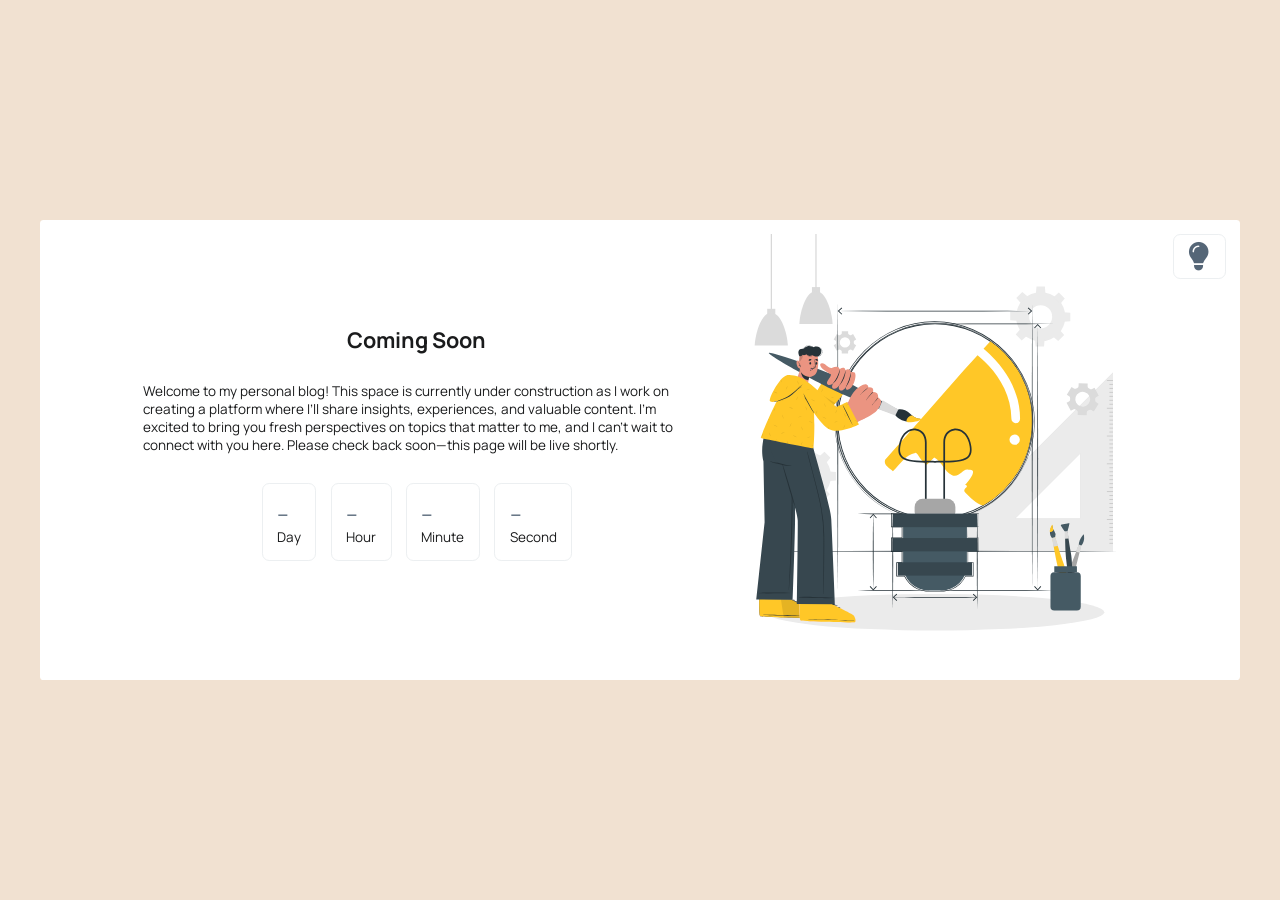
<file: comming_soon/cs.html>
<!DOCTYPE html>
<!-- custom html file made by JeanDoe -->
<html lang="en">
<head>
    <meta charset="UTF-8">
    <meta name="viewport" content="width=device-width, initial-scale=1.0">
    <!-- custom css file link -->
    <link rel="stylesheet" href="css/style.css">
    <!-- font awesome icons -->
    <link rel="stylesheet" href="https://cdnjs.cloudflare.com/ajax/libs/font-awesome/6.4.0/css/all.min.css">
    <!-- document title -->
    <title>Blog page</title>
</head>
<body>
    <section class="section home">
        <div class="fas fa-lightbulb" id="theme-btn"></div>
        <div class="intro">
            <h2>coming soon</h2>
            <p class="description">Welcome to my personal blog! This space is 
                currently under construction as I work on creating a platform where
                 I’ll share insights, experiences, and valuable content. 
                 I'm excited to bring you fresh perspectives on topics that matter 
                 to me, and I can’t wait to connect with you here. Please check 
                 back soon—this page will be live shortly.</p>
            <div class="counter">
                <p class="day"><span>--</span>day</p>
                <p class="hour"><span>--</span>hour</p>
                <p class="minute"><span>--</span>minute</p>
                <p class="second"><span>--</span>second</p>
            </div>
            <!--<a href="#" class="btn">notify me</a>-->
        </div>
        <img src="img/Create-cuate.svg" alt="home intro">
    </section>

    <!-- custom js file starts -->
    <script src="js/main.js"></script>
</body>
</html>
</file>
<file: comming_soon/css/style.css>
@charset 'utf-8';
@import url('https://fonts.googleapis.com/css2?family=Manrope&display=swap');

/* custom css file ,ade by JeanDoe */

/* initaialisation */

*{
    margin: 0;
    padding: 0;
    box-sizing: border-box;
    border: none;
    outline: none;
    text-decoration: none;
}

/*  declaration of variables  */
:root{
    --main-clr: #ffc100;
    --second-clr: #567;
    --light-bg: #f1e1d1;
    --white-bg: #f9fafa;
    --white: #fff;
    --black: #1a1b1c;
    --light-clr: #eceff1;
    --border: 1px solid var(--light-clr);
    --body-font: 'Manrope', Arial, sans-serif;
}

/* base */

html{
    font-size: 90%;
    scroll-behavior: smooth;
}

body{
    display: flex;
    justify-content: center;
    align-items: center;
    padding: 1rem;
    background: var(--light-bg);
    height: 100vh;
    font-weight: normal;
    font-size: 0.938rem;
    font-family: var(--body-font);
    color: var(--black);
}

/*  dark and light theme */

body.dark{
    --light-bg: #2f2f1f;
    --white-bg: #141414;
    --white: #1a1b1c;
    --black: #fff;
    --light-clr: #eceff1;
    --border: 1px solid var(--light-clr);
    --body-font: 'Manrope', Arial, sans-serif;
}

/* reusables classes */
.btn{
    display: inline-block;
    color: var(--black);
    text-transform: capitalize;
    padding: 1rem 2rem;
    border: var(--border);
    border-radius: .5rem;
    transition: all .2s ease;
}
.btn:hover{
    border: 1px solid var(--main-clr);
}

.section{
    padding: 1rem;
    background: var(--white);
    max-width: 1200px;
}


/* landing section starts */

.home{
    display: flex;
    justify-content: center;
    align-items: center;
    gap: 1rem;
    border-radius: .25rem;
    height: auto;
    width: 100%;
    flex-wrap: wrap-reverse;
    position: relative;
}

.home img{
    border-radius: .25rem;
    height: 100%;
    max-width: 30rem;
}

.home .intro{
    max-width: 40rem;
    display: flex;
    align-items: center;
    flex-direction: column;
    gap: 1rem;
    padding: 1rem;
    width: 100%;
}

.home .intro h2{
    font-size: 1.5rem;
    margin-bottom: 1rem;
    text-transform: capitalize;
}

.home .intro .description{
    margin-bottom: 1rem;
}

.home .intro .counter{
    margin-bottom: 1rem;
    display: flex;
    flex-wrap: wrap;
    gap: 1rem;
    text-transform: capitalize;
}

.home .intro .counter p{
    text-transform: capitalize;
    border: var(--border);
    padding: 1rem;
    border-radius: .5rem;
}

.home .intro .counter p span{
    display: block;
    font-size: 1.5rem;
    color: var(--second-clr);
}

/* lightbulb btn starts */

#theme-btn{
    font-size: 2rem;
    color: var(--second-clr);
    position: absolute;
    top: 1rem;
    right: 1rem;
    cursor: pointer;
    border: var(--border);
    padding: .5rem 1rem;
    border-radius: .5rem;
}

#theme-btn:hover{
    border: 1px solid var(--main-clr);
}
</file>
